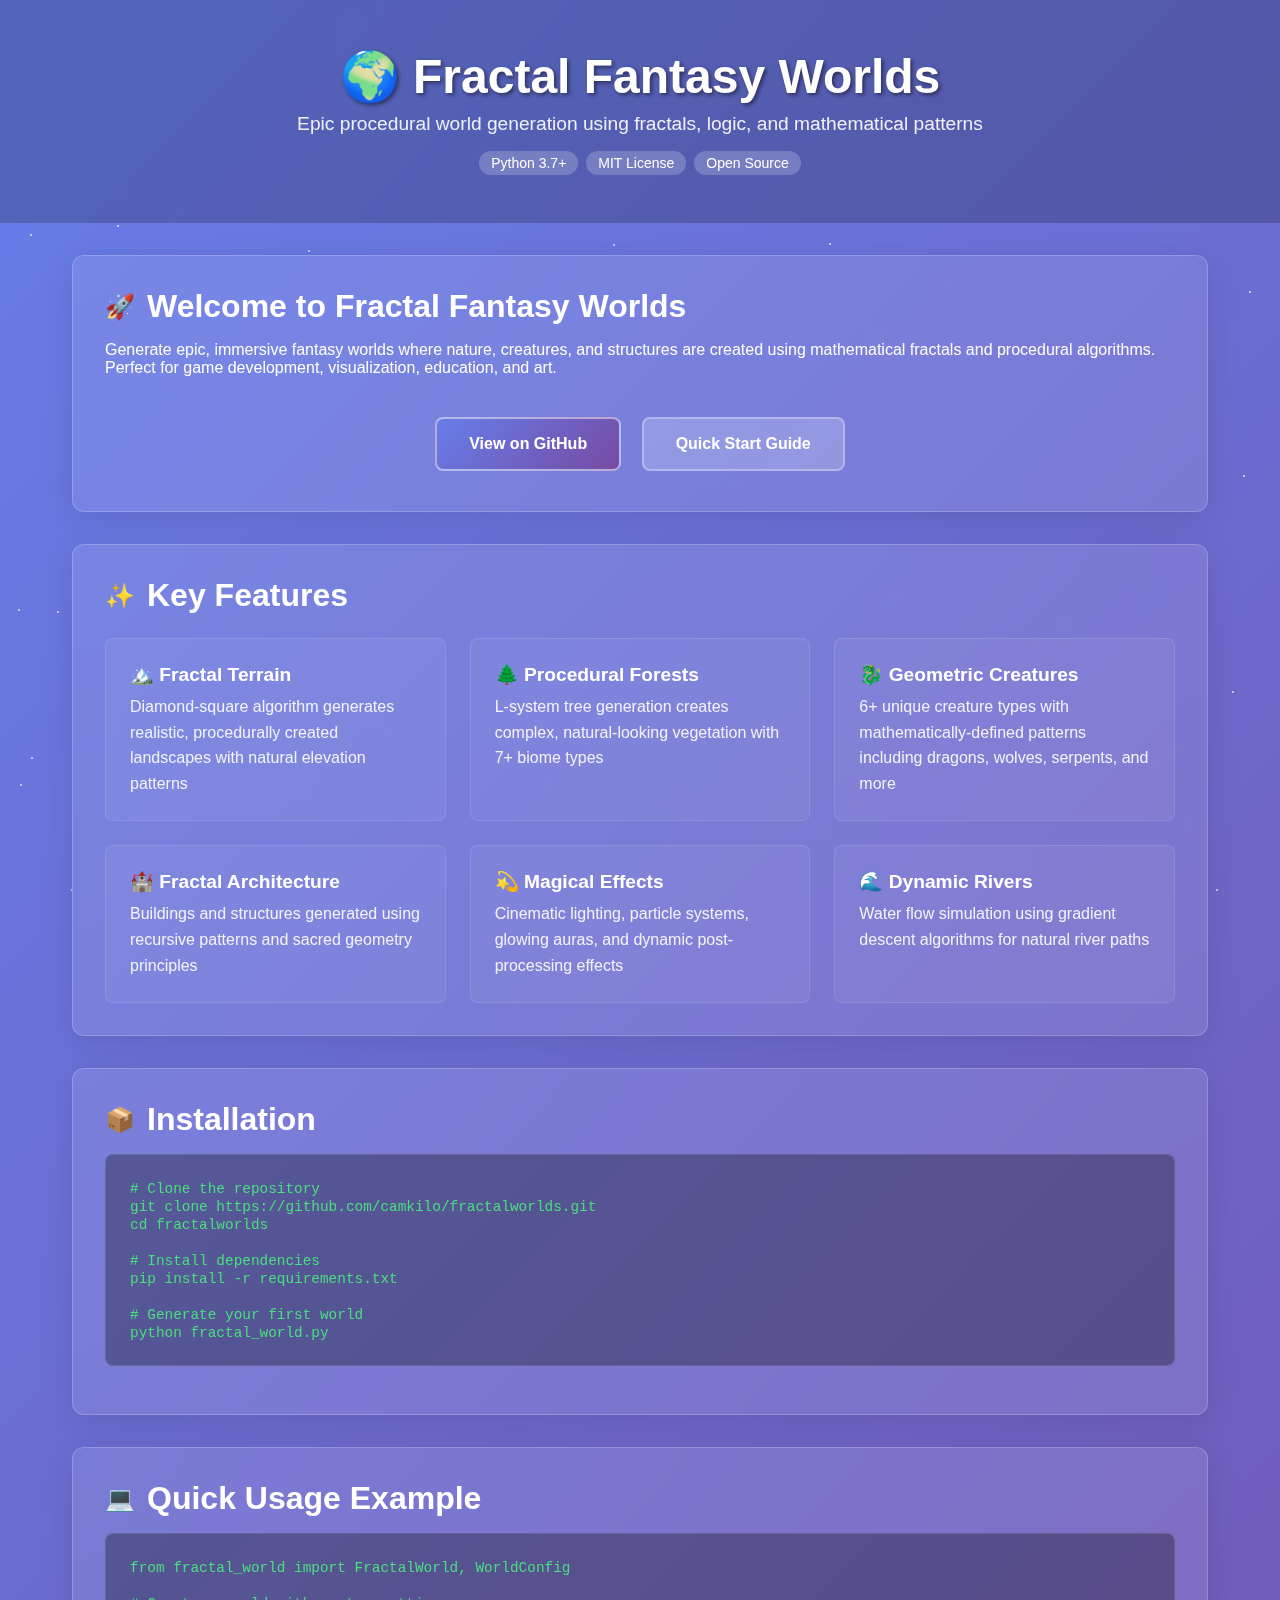
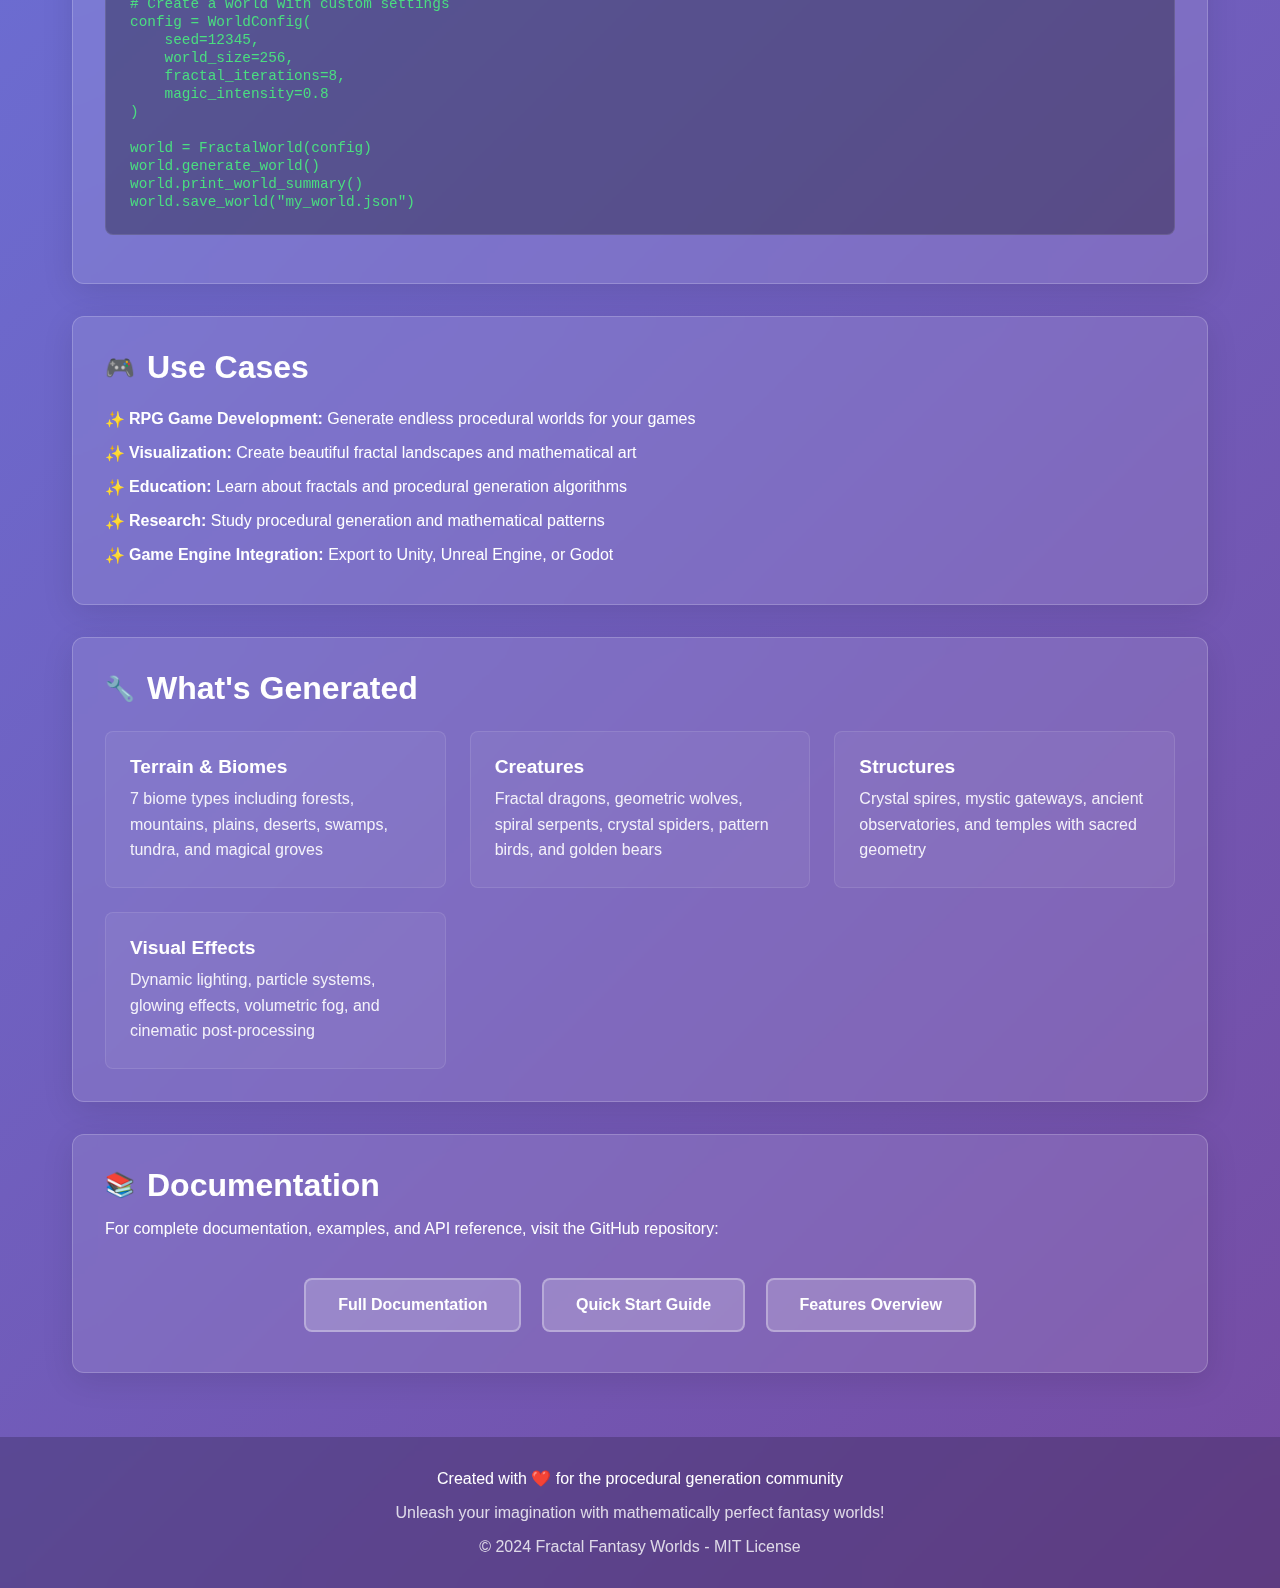
<file: index.html>
<!DOCTYPE html>
<html lang="en">
<head>
    <meta charset="UTF-8">
    <meta name="viewport" content="width=device-width, initial-scale=1.0">
    <title>Fractal Fantasy Worlds - Procedural World Generator</title>
    <meta name="description" content="Epic, immersive fantasy world generator where nature, creatures, and structures are generated by fractals, logic, and math patterns.">
    <style>
        * {
            margin: 0;
            padding: 0;
            box-sizing: border-box;
        }

        body {
            font-family: -apple-system, BlinkMacSystemFont, 'Segoe UI', Roboto, Oxygen, Ubuntu, Cantarell, sans-serif;
            background: linear-gradient(135deg, #667eea 0%, #764ba2 100%);
            color: #fff;
            min-height: 100vh;
            display: flex;
            flex-direction: column;
            overflow-x: hidden;
        }

        .stars {
            position: fixed;
            top: 0;
            left: 0;
            width: 100%;
            height: 100%;
            pointer-events: none;
            z-index: 0;
        }

        .star {
            position: absolute;
            width: 2px;
            height: 2px;
            background: white;
            border-radius: 50%;
            opacity: 0.8;
            animation: twinkle 3s infinite;
        }

        @keyframes twinkle {
            0%, 100% { opacity: 0.8; }
            50% { opacity: 0.3; }
        }

        header {
            position: relative;
            z-index: 1;
            text-align: center;
            padding: 3rem 2rem;
            background: rgba(0, 0, 0, 0.2);
            backdrop-filter: blur(10px);
        }

        h1 {
            font-size: 3rem;
            margin-bottom: 0.5rem;
            text-shadow: 2px 2px 4px rgba(0, 0, 0, 0.5);
        }

        .subtitle {
            font-size: 1.2rem;
            opacity: 0.9;
            margin-bottom: 1rem;
        }

        .badges {
            display: flex;
            gap: 0.5rem;
            justify-content: center;
            flex-wrap: wrap;
            margin-top: 1rem;
        }

        .badge {
            background: rgba(255, 255, 255, 0.2);
            padding: 0.25rem 0.75rem;
            border-radius: 12px;
            font-size: 0.875rem;
        }

        main {
            position: relative;
            z-index: 1;
            max-width: 1200px;
            margin: 0 auto;
            padding: 2rem;
            flex: 1;
        }

        .card {
            background: rgba(255, 255, 255, 0.1);
            backdrop-filter: blur(10px);
            border-radius: 12px;
            padding: 2rem;
            margin-bottom: 2rem;
            box-shadow: 0 8px 32px rgba(0, 0, 0, 0.1);
            border: 1px solid rgba(255, 255, 255, 0.2);
        }

        h2 {
            font-size: 2rem;
            margin-bottom: 1rem;
            display: flex;
            align-items: center;
            gap: 0.5rem;
        }

        h3 {
            font-size: 1.5rem;
            margin-bottom: 0.75rem;
            margin-top: 1.5rem;
        }

        .features-grid {
            display: grid;
            grid-template-columns: repeat(auto-fit, minmax(250px, 1fr));
            gap: 1.5rem;
            margin-top: 1.5rem;
        }

        .feature {
            background: rgba(255, 255, 255, 0.05);
            padding: 1.5rem;
            border-radius: 8px;
            border: 1px solid rgba(255, 255, 255, 0.1);
        }

        .feature h4 {
            font-size: 1.2rem;
            margin-bottom: 0.5rem;
            display: flex;
            align-items: center;
            gap: 0.5rem;
        }

        .feature p {
            opacity: 0.9;
            line-height: 1.6;
        }

        .code-block {
            background: rgba(0, 0, 0, 0.3);
            border-radius: 8px;
            padding: 1.5rem;
            margin: 1rem 0;
            overflow-x: auto;
            border: 1px solid rgba(255, 255, 255, 0.1);
        }

        code {
            font-family: 'Monaco', 'Courier New', monospace;
            font-size: 0.9rem;
            color: #4ade80;
        }

        .btn {
            display: inline-block;
            background: rgba(255, 255, 255, 0.2);
            color: white;
            text-decoration: none;
            padding: 1rem 2rem;
            border-radius: 8px;
            font-weight: 600;
            transition: all 0.3s;
            border: 2px solid rgba(255, 255, 255, 0.3);
            margin: 0.5rem;
        }

        .btn:hover {
            background: rgba(255, 255, 255, 0.3);
            transform: translateY(-2px);
            box-shadow: 0 4px 12px rgba(0, 0, 0, 0.2);
        }

        .btn-primary {
            background: linear-gradient(135deg, #667eea 0%, #764ba2 100%);
            border: 2px solid rgba(255, 255, 255, 0.5);
        }

        .cta-section {
            text-align: center;
            margin-top: 2rem;
        }

        footer {
            position: relative;
            z-index: 1;
            text-align: center;
            padding: 2rem;
            background: rgba(0, 0, 0, 0.2);
            backdrop-filter: blur(10px);
        }

        .emoji {
            font-size: 1.5rem;
            display: inline-block;
            margin-right: 0.25rem;
        }

        ul {
            list-style: none;
            padding-left: 0;
        }

        li {
            padding: 0.5rem 0;
            padding-left: 1.5rem;
            position: relative;
        }

        li::before {
            content: "✨";
            position: absolute;
            left: 0;
        }

        @media (max-width: 768px) {
            h1 {
                font-size: 2rem;
            }

            .features-grid {
                grid-template-columns: 1fr;
            }

            main {
                padding: 1rem;
            }
        }
    </style>
</head>
<body>
    <div class="stars" id="stars"></div>

    <header>
        <h1>🌍 Fractal Fantasy Worlds</h1>
        <p class="subtitle">Epic procedural world generation using fractals, logic, and mathematical patterns</p>
        <div class="badges">
            <span class="badge">Python 3.7+</span>
            <span class="badge">MIT License</span>
            <span class="badge">Open Source</span>
        </div>
    </header>

    <main>
        <div class="card">
            <h2><span class="emoji">🚀</span> Welcome to Fractal Fantasy Worlds</h2>
            <p>Generate epic, immersive fantasy worlds where nature, creatures, and structures are created using mathematical fractals and procedural algorithms. Perfect for game development, visualization, education, and art.</p>
            
            <div class="cta-section">
                <a href="https://github.com/camkilo/fractalworlds" class="btn btn-primary">View on GitHub</a>
                <a href="https://github.com/camkilo/fractalworlds#-quick-start" class="btn">Quick Start Guide</a>
            </div>
        </div>

        <div class="card">
            <h2><span class="emoji">✨</span> Key Features</h2>
            
            <div class="features-grid">
                <div class="feature">
                    <h4>🏔️ Fractal Terrain</h4>
                    <p>Diamond-square algorithm generates realistic, procedurally created landscapes with natural elevation patterns</p>
                </div>
                <div class="feature">
                    <h4>🌲 Procedural Forests</h4>
                    <p>L-system tree generation creates complex, natural-looking vegetation with 7+ biome types</p>
                </div>
                <div class="feature">
                    <h4>🐉 Geometric Creatures</h4>
                    <p>6+ unique creature types with mathematically-defined patterns including dragons, wolves, serpents, and more</p>
                </div>
                <div class="feature">
                    <h4>🏰 Fractal Architecture</h4>
                    <p>Buildings and structures generated using recursive patterns and sacred geometry principles</p>
                </div>
                <div class="feature">
                    <h4>💫 Magical Effects</h4>
                    <p>Cinematic lighting, particle systems, glowing auras, and dynamic post-processing effects</p>
                </div>
                <div class="feature">
                    <h4>🌊 Dynamic Rivers</h4>
                    <p>Water flow simulation using gradient descent algorithms for natural river paths</p>
                </div>
            </div>
        </div>

        <div class="card">
            <h2><span class="emoji">📦</span> Installation</h2>
            <div class="code-block">
                <code># Clone the repository<br>
git clone https://github.com/camkilo/fractalworlds.git<br>
cd fractalworlds<br>
<br>
# Install dependencies<br>
pip install -r requirements.txt<br>
<br>
# Generate your first world<br>
python fractal_world.py</code>
            </div>
        </div>

        <div class="card">
            <h2><span class="emoji">💻</span> Quick Usage Example</h2>
            <div class="code-block">
                <code>from fractal_world import FractalWorld, WorldConfig<br>
<br>
# Create a world with custom settings<br>
config = WorldConfig(<br>
&nbsp;&nbsp;&nbsp;&nbsp;seed=12345,<br>
&nbsp;&nbsp;&nbsp;&nbsp;world_size=256,<br>
&nbsp;&nbsp;&nbsp;&nbsp;fractal_iterations=8,<br>
&nbsp;&nbsp;&nbsp;&nbsp;magic_intensity=0.8<br>
)<br>
<br>
world = FractalWorld(config)<br>
world.generate_world()<br>
world.print_world_summary()<br>
world.save_world("my_world.json")</code>
            </div>
        </div>

        <div class="card">
            <h2><span class="emoji">🎮</span> Use Cases</h2>
            <ul>
                <li><strong>RPG Game Development:</strong> Generate endless procedural worlds for your games</li>
                <li><strong>Visualization:</strong> Create beautiful fractal landscapes and mathematical art</li>
                <li><strong>Education:</strong> Learn about fractals and procedural generation algorithms</li>
                <li><strong>Research:</strong> Study procedural generation and mathematical patterns</li>
                <li><strong>Game Engine Integration:</strong> Export to Unity, Unreal Engine, or Godot</li>
            </ul>
        </div>

        <div class="card">
            <h2><span class="emoji">🔧</span> What's Generated</h2>
            <div class="features-grid">
                <div class="feature">
                    <h4>Terrain & Biomes</h4>
                    <p>7 biome types including forests, mountains, plains, deserts, swamps, tundra, and magical groves</p>
                </div>
                <div class="feature">
                    <h4>Creatures</h4>
                    <p>Fractal dragons, geometric wolves, spiral serpents, crystal spiders, pattern birds, and golden bears</p>
                </div>
                <div class="feature">
                    <h4>Structures</h4>
                    <p>Crystal spires, mystic gateways, ancient observatories, and temples with sacred geometry</p>
                </div>
                <div class="feature">
                    <h4>Visual Effects</h4>
                    <p>Dynamic lighting, particle systems, glowing effects, volumetric fog, and cinematic post-processing</p>
                </div>
            </div>
        </div>

        <div class="card">
            <h2><span class="emoji">📚</span> Documentation</h2>
            <p>For complete documentation, examples, and API reference, visit the GitHub repository:</p>
            <div class="cta-section">
                <a href="https://github.com/camkilo/fractalworlds/blob/main/README.md" class="btn">Full Documentation</a>
                <a href="https://github.com/camkilo/fractalworlds/blob/main/QUICKSTART.md" class="btn">Quick Start Guide</a>
                <a href="https://github.com/camkilo/fractalworlds/blob/main/FEATURES.md" class="btn">Features Overview</a>
            </div>
        </div>
    </main>

    <footer>
        <p>Created with ❤️ for the procedural generation community</p>
        <p style="margin-top: 1rem; opacity: 0.8;">Unleash your imagination with mathematically perfect fantasy worlds!</p>
        <p style="margin-top: 1rem;">
            <a href="https://github.com/camkilo/fractalworlds" style="color: white; text-decoration: none; opacity: 0.8;">
                © 2024 Fractal Fantasy Worlds - MIT License
            </a>
        </p>
    </footer>

    <script>
        // Generate animated stars
        const starsContainer = document.getElementById('stars');
        const starCount = 100;
        
        for (let i = 0; i < starCount; i++) {
            const star = document.createElement('div');
            star.className = 'star';
            star.style.left = Math.random() * 100 + '%';
            star.style.top = Math.random() * 100 + '%';
            star.style.animationDelay = Math.random() * 3 + 's';
            starsContainer.appendChild(star);
        }
    </script>
</body>
</html>
</file>
